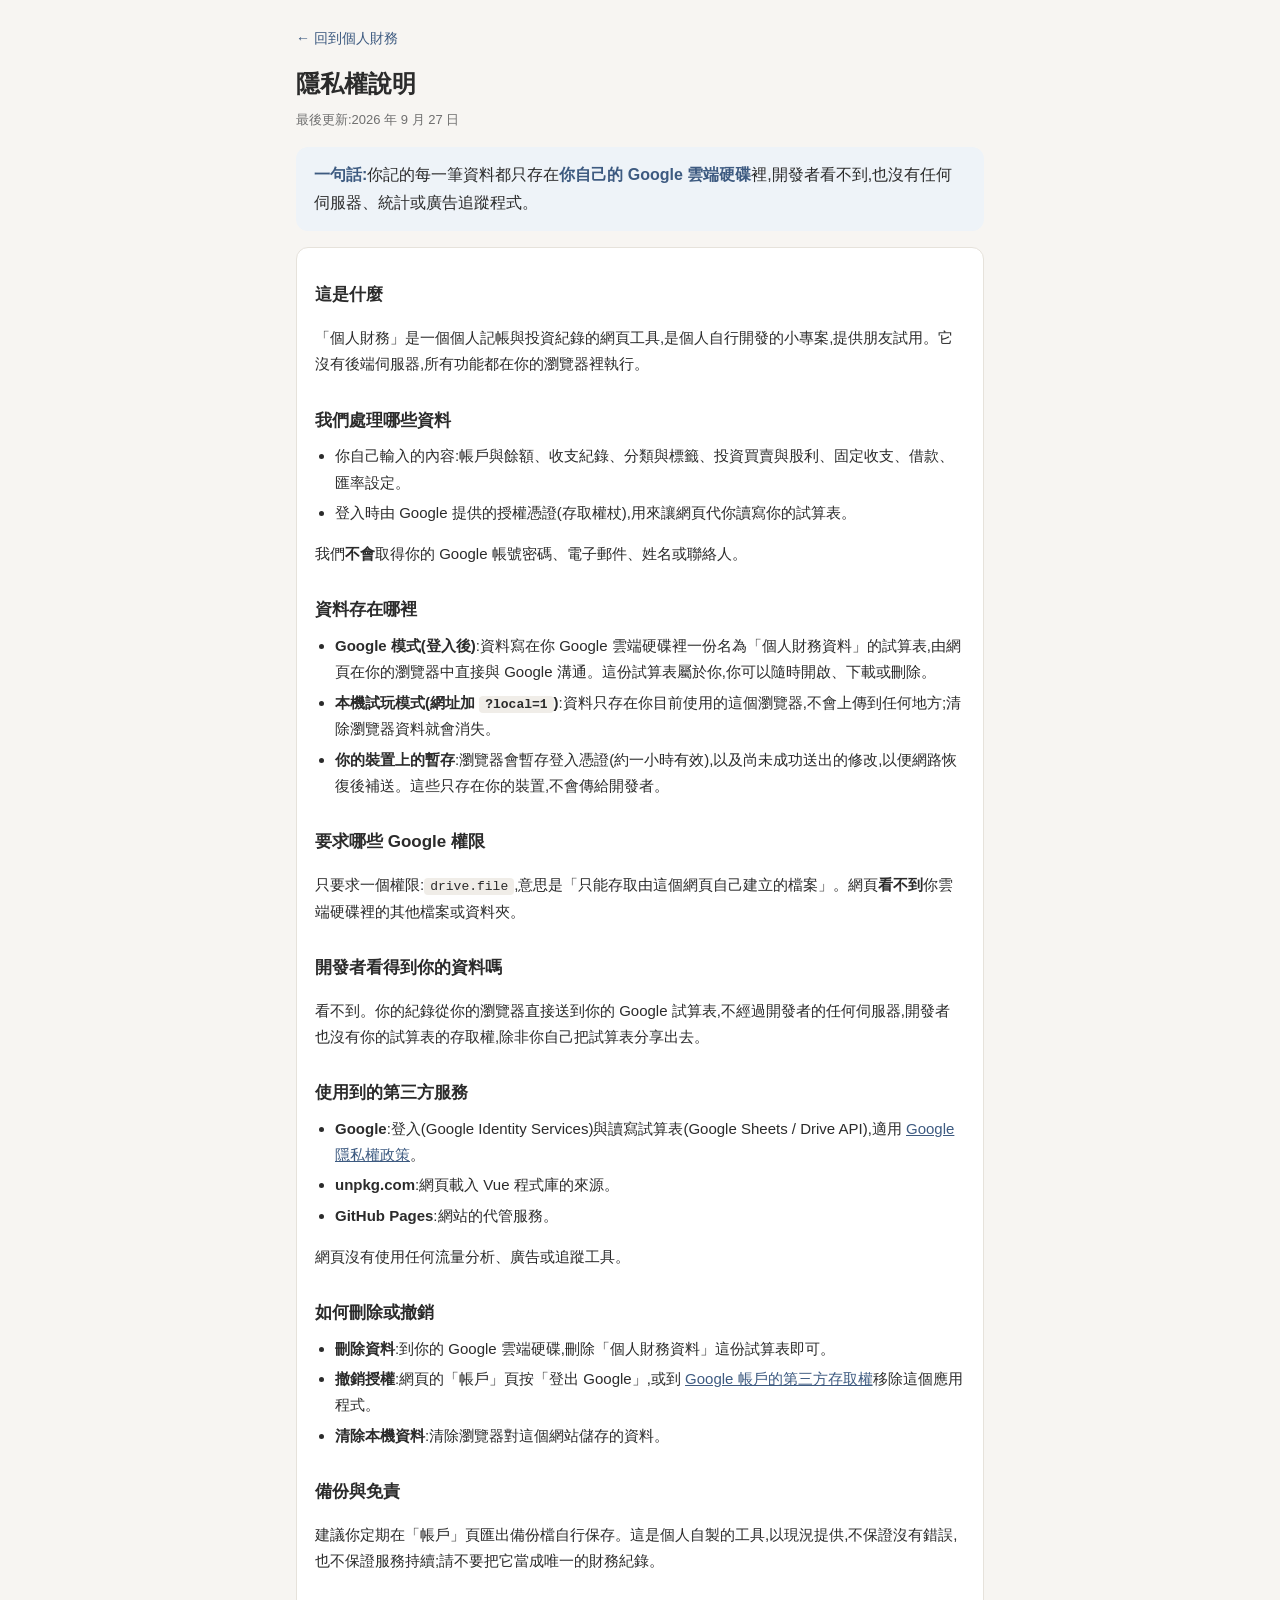
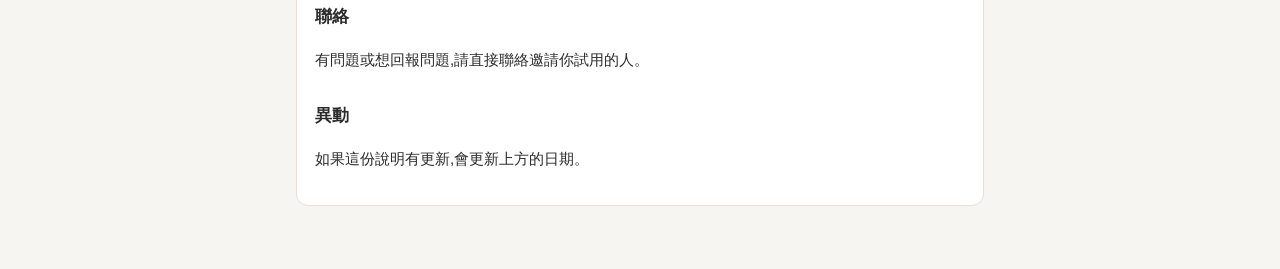
<file: app/privacy.html>
<!DOCTYPE html>
<html lang="zh-Hant">
<head>
  <meta charset="UTF-8" />
  <meta name="viewport" content="width=device-width, initial-scale=1" />
  <title>隱私權說明</title>
  <meta name="theme-color" content="#3d5a80" />
  <link rel="icon" href="icons/icon.svg" type="image/svg+xml" />
  <style>
    :root { --bg: #f7f5f2; --surface: #fff; --ink: #2b2b2b; --muted: #6f6f6f; --line: #e6e2db; --accent: #3d5a80; }
    * { box-sizing: border-box; }
    body { margin: 0; background: var(--bg); color: var(--ink); line-height: 1.75;
      font-family: -apple-system, BlinkMacSystemFont, 'Segoe UI', 'PingFang TC', 'Microsoft JhengHei', sans-serif; }
    main { max-width: 720px; margin: 0 auto; padding: 24px 16px 64px; }
    h1 { font-size: 24px; margin: 8px 0 4px; }
    h2 { font-size: 17px; margin: 28px 0 8px; }
    p, li { font-size: 15px; }
    ul { padding-left: 20px; margin: 8px 0; }
    li { margin: 4px 0; }
    .meta { color: var(--muted); font-size: 13px; }
    .card { background: var(--surface); border: 1px solid var(--line); border-radius: 12px; padding: 4px 18px 18px; margin-top: 16px; }
    .summary { background: #eef3f8; border-radius: 12px; padding: 14px 18px; margin-top: 16px; }
    .summary strong { color: var(--accent); }
    a { color: var(--accent); }
    code { background: #f0ede8; padding: 1px 6px; border-radius: 4px; font-size: 13px; word-break: break-all; }
    .back { display: inline-block; margin-bottom: 4px; font-size: 14px; text-decoration: none; }
  </style>
</head>
<body>
  <main>
    <a class="back" href="./">← 回到個人財務</a>
    <h1>隱私權說明</h1>
    <div class="meta">最後更新:2026 年 9 月 27 日</div>

    <div class="summary">
      <strong>一句話:</strong>你記的每一筆資料都只存在<strong>你自己的 Google 雲端硬碟</strong>裡,開發者看不到,也沒有任何伺服器、統計或廣告追蹤程式。
    </div>

    <div class="card">
      <h2>這是什麼</h2>
      <p>「個人財務」是一個個人記帳與投資紀錄的網頁工具,是個人自行開發的小專案,提供朋友試用。它沒有後端伺服器,所有功能都在你的瀏覽器裡執行。</p>

      <h2>我們處理哪些資料</h2>
      <ul>
        <li>你自己輸入的內容:帳戶與餘額、收支紀錄、分類與標籤、投資買賣與股利、固定收支、借款、匯率設定。</li>
        <li>登入時由 Google 提供的授權憑證(存取權杖),用來讓網頁代你讀寫你的試算表。</li>
      </ul>
      <p>我們<strong>不會</strong>取得你的 Google 帳號密碼、電子郵件、姓名或聯絡人。</p>

      <h2>資料存在哪裡</h2>
      <ul>
        <li><strong>Google 模式(登入後)</strong>:資料寫在你 Google 雲端硬碟裡一份名為「個人財務資料」的試算表,由網頁在你的瀏覽器中直接與 Google 溝通。這份試算表屬於你,你可以隨時開啟、下載或刪除。</li>
        <li><strong>本機試玩模式(網址加 <code>?local=1</code>)</strong>:資料只存在你目前使用的這個瀏覽器,不會上傳到任何地方;清除瀏覽器資料就會消失。</li>
        <li><strong>你的裝置上的暫存</strong>:瀏覽器會暫存登入憑證(約一小時有效),以及尚未成功送出的修改,以便網路恢復後補送。這些只存在你的裝置,不會傳給開發者。</li>
      </ul>

      <h2>要求哪些 Google 權限</h2>
      <p>只要求一個權限:<code>drive.file</code>,意思是「只能存取由這個網頁自己建立的檔案」。網頁<strong>看不到</strong>你雲端硬碟裡的其他檔案或資料夾。</p>

      <h2>開發者看得到你的資料嗎</h2>
      <p>看不到。你的紀錄從你的瀏覽器直接送到你的 Google 試算表,不經過開發者的任何伺服器,開發者也沒有你的試算表的存取權,除非你自己把試算表分享出去。</p>

      <h2>使用到的第三方服務</h2>
      <ul>
        <li><strong>Google</strong>:登入(Google Identity Services)與讀寫試算表(Google Sheets / Drive API),適用 <a href="https://policies.google.com/privacy" target="_blank" rel="noopener">Google 隱私權政策</a>。</li>
        <li><strong>unpkg.com</strong>:網頁載入 Vue 程式庫的來源。</li>
        <li><strong>GitHub Pages</strong>:網站的代管服務。</li>
      </ul>
      <p>網頁沒有使用任何流量分析、廣告或追蹤工具。</p>

      <h2>如何刪除或撤銷</h2>
      <ul>
        <li><strong>刪除資料</strong>:到你的 Google 雲端硬碟,刪除「個人財務資料」這份試算表即可。</li>
        <li><strong>撤銷授權</strong>:網頁的「帳戶」頁按「登出 Google」,或到 <a href="https://myaccount.google.com/permissions" target="_blank" rel="noopener">Google 帳戶的第三方存取權</a>移除這個應用程式。</li>
        <li><strong>清除本機資料</strong>:清除瀏覽器對這個網站儲存的資料。</li>
      </ul>

      <h2>備份與免責</h2>
      <p>建議你定期在「帳戶」頁匯出備份檔自行保存。這是個人自製的工具,以現況提供,不保證沒有錯誤,也不保證服務持續;請不要把它當成唯一的財務紀錄。</p>

      <h2>聯絡</h2>
      <p id="contact">有問題或想回報問題,請直接聯絡邀請你試用的人。</p>

      <h2>異動</h2>
      <p>如果這份說明有更新,會更新上方的日期。</p>
    </div>
  </main>
  <script src="js/config.js"></script>
  <script>
    // The feedback link, when the owner has configured one in config.js.
    (function () {
      var url = window.APP_CONFIG && window.APP_CONFIG.feedbackUrl;
      if (!url) return;
      var el = document.getElementById('contact');
      el.textContent = '有問題或想回報問題,請使用';
      var a = document.createElement('a');
      a.href = url; a.target = '_blank'; a.rel = 'noopener'; a.textContent = '意見回饋表單';
      el.appendChild(a);
      el.appendChild(document.createTextNode('。'));
    })();
  </script>
</body>
</html>
</file>
